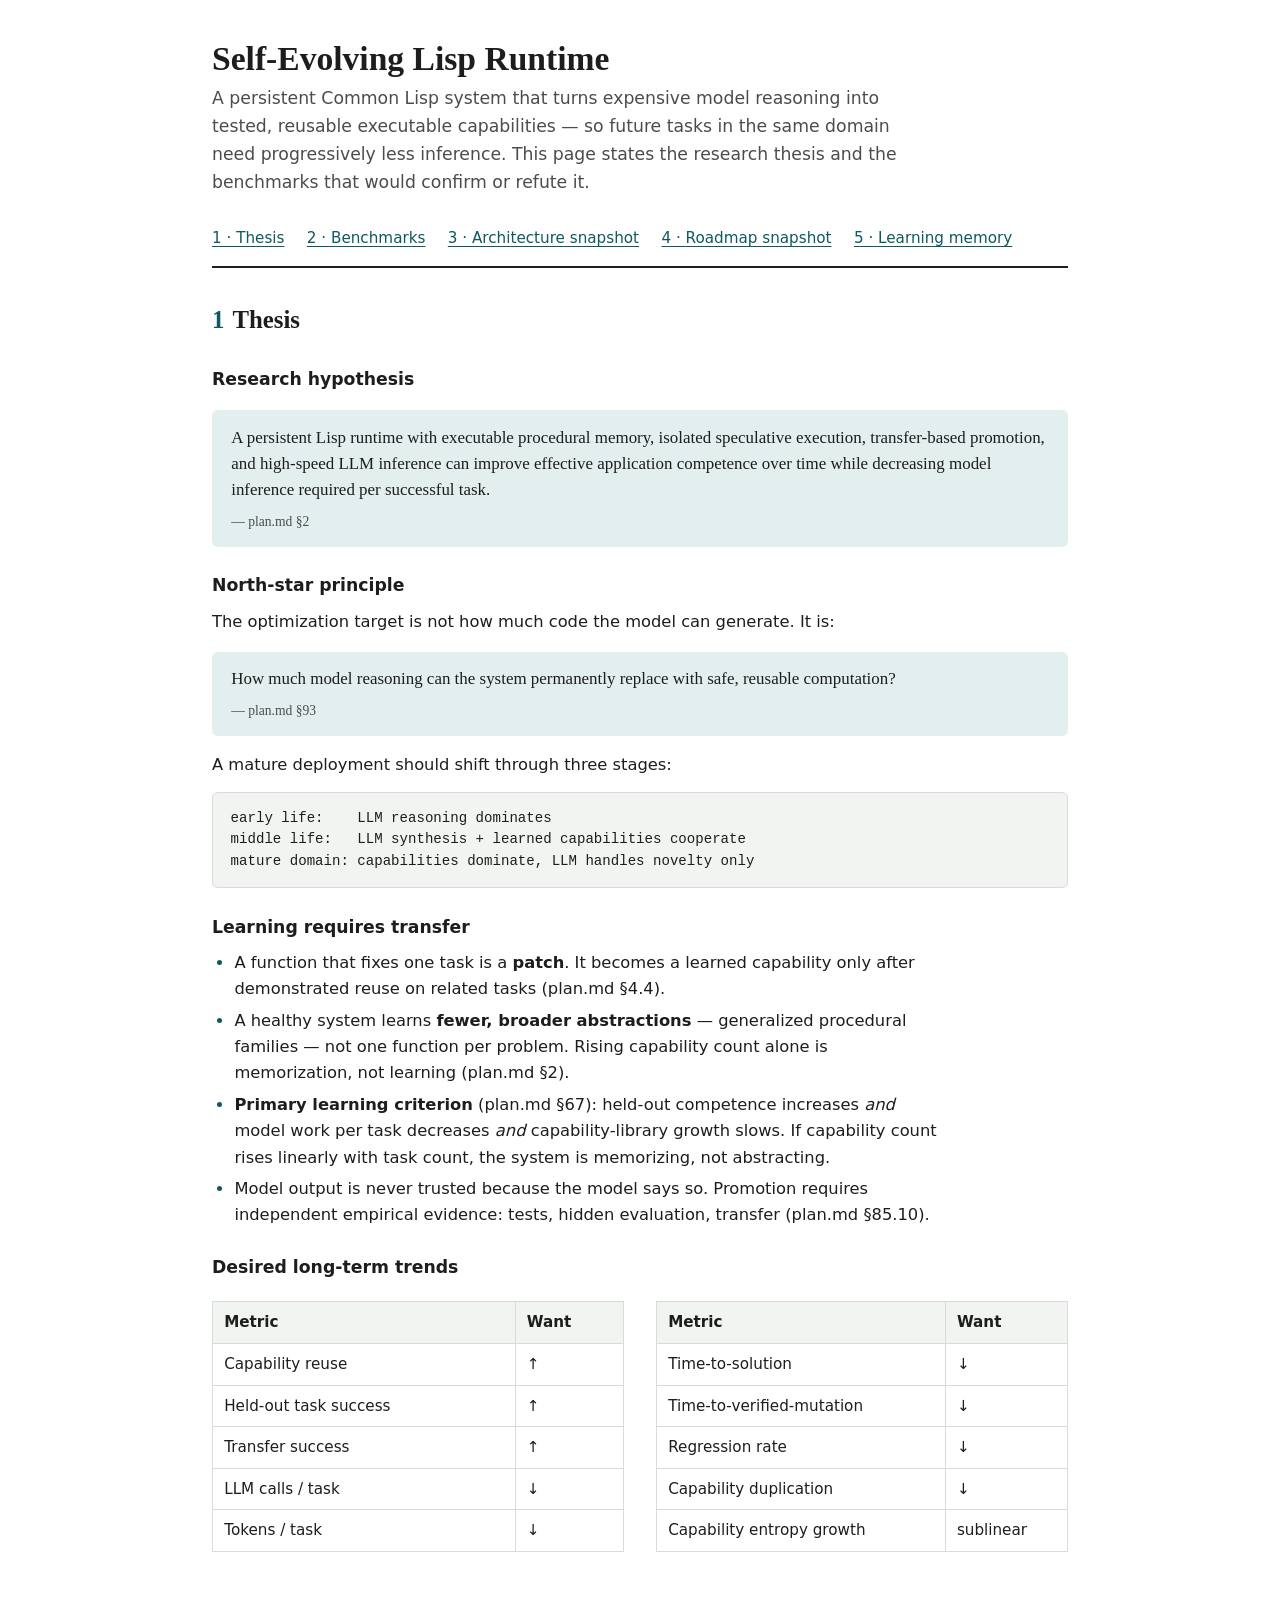
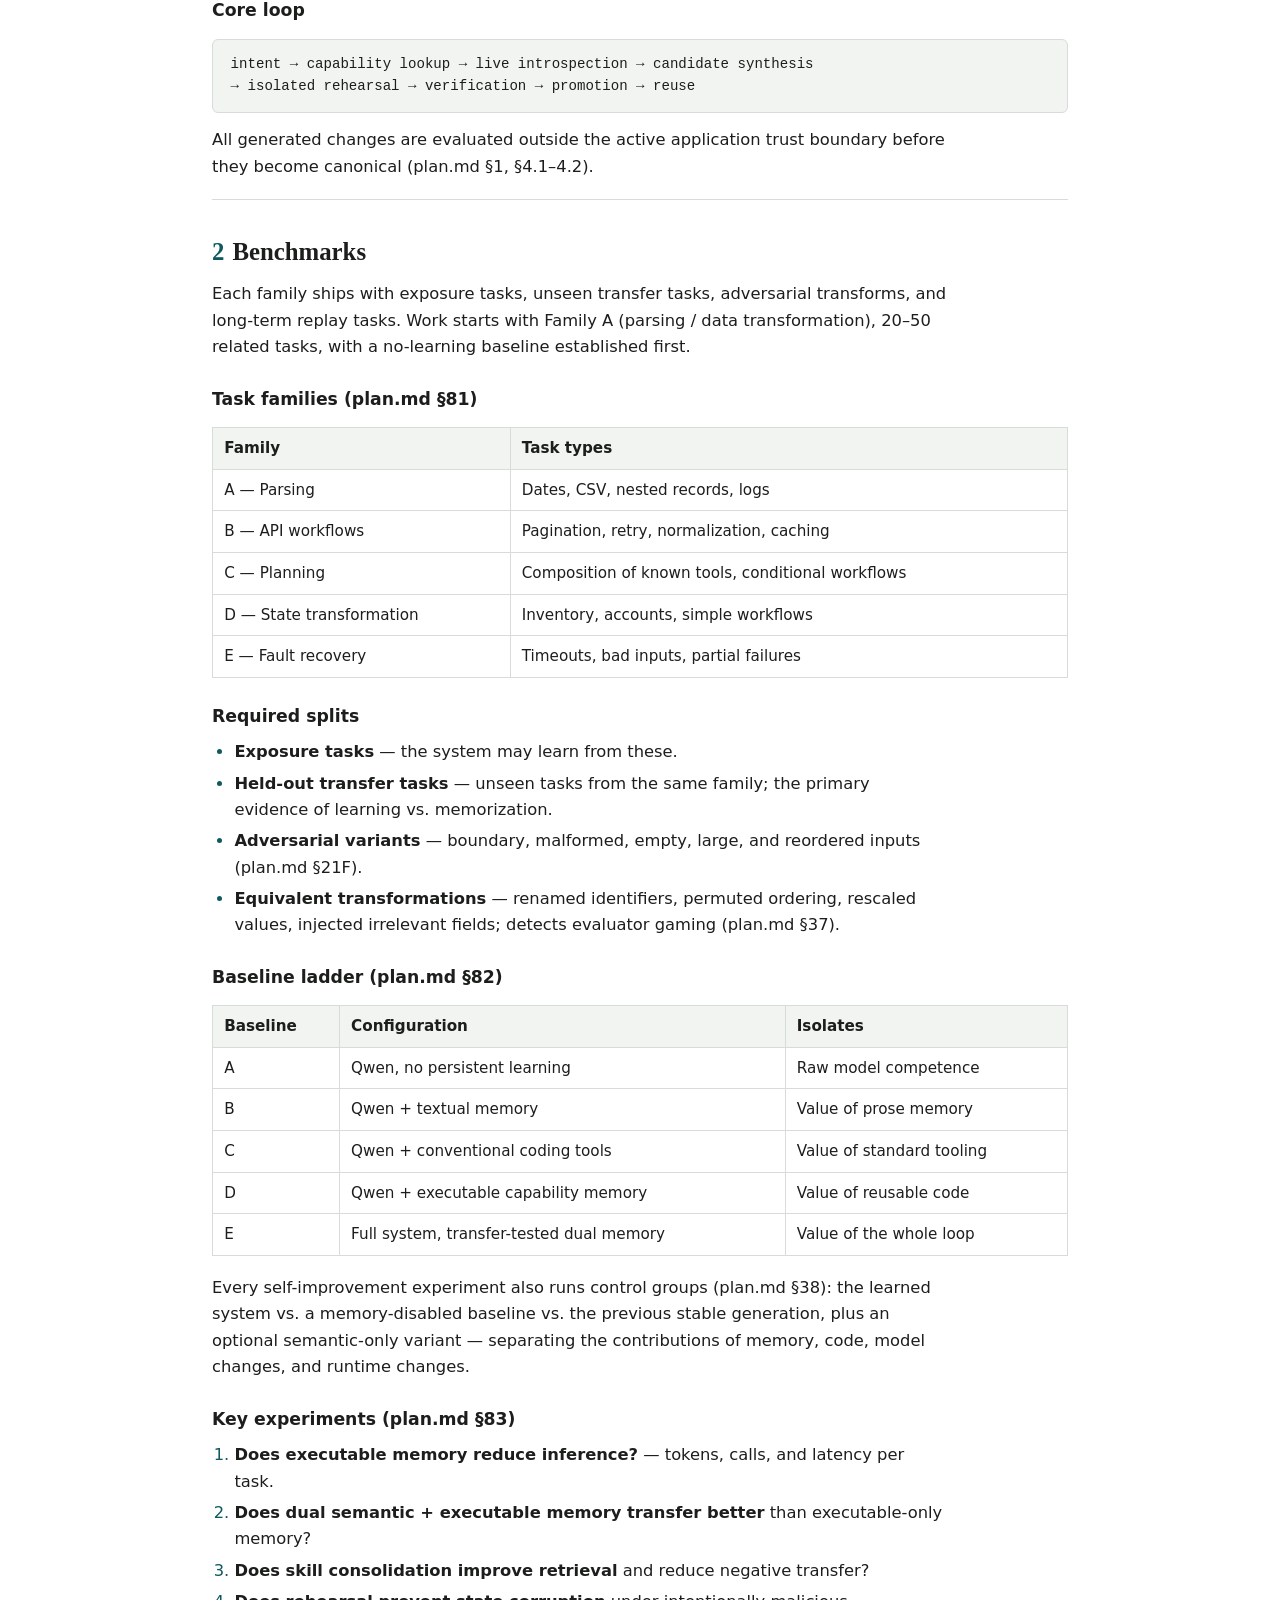
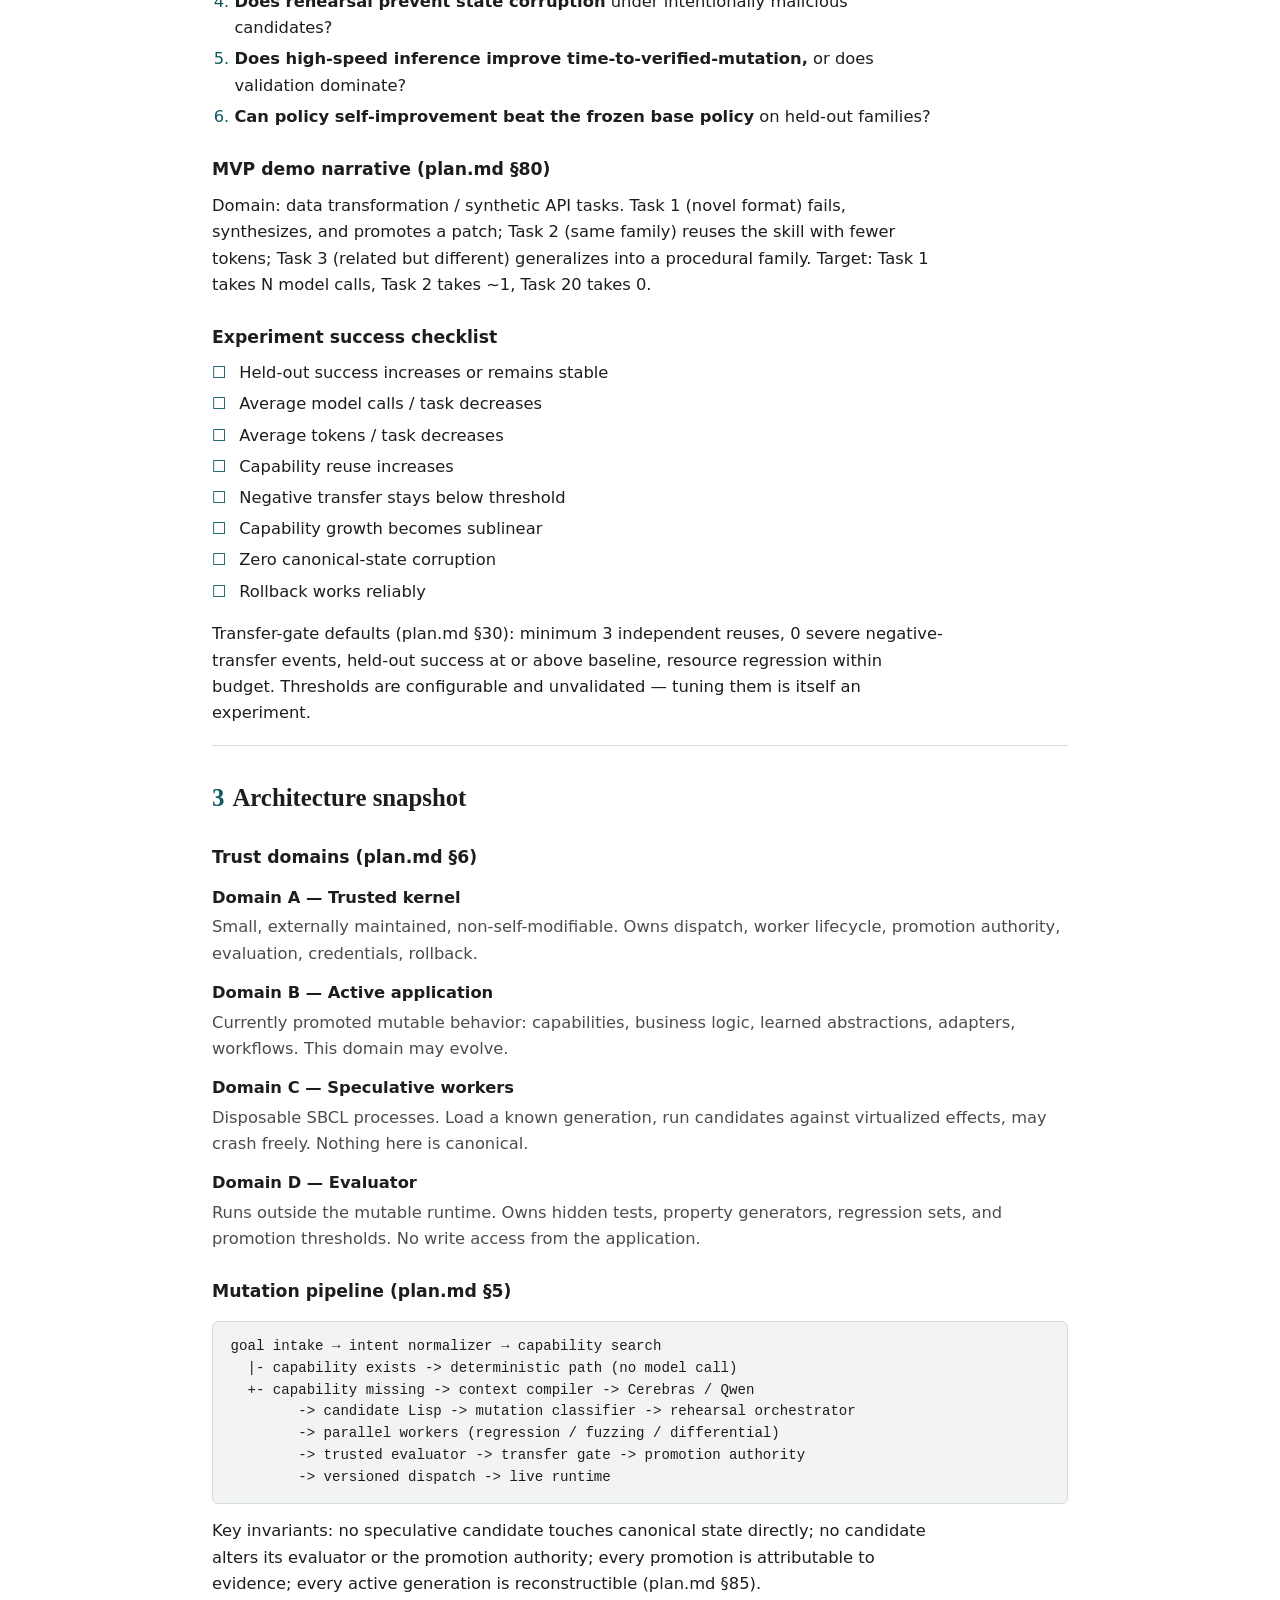
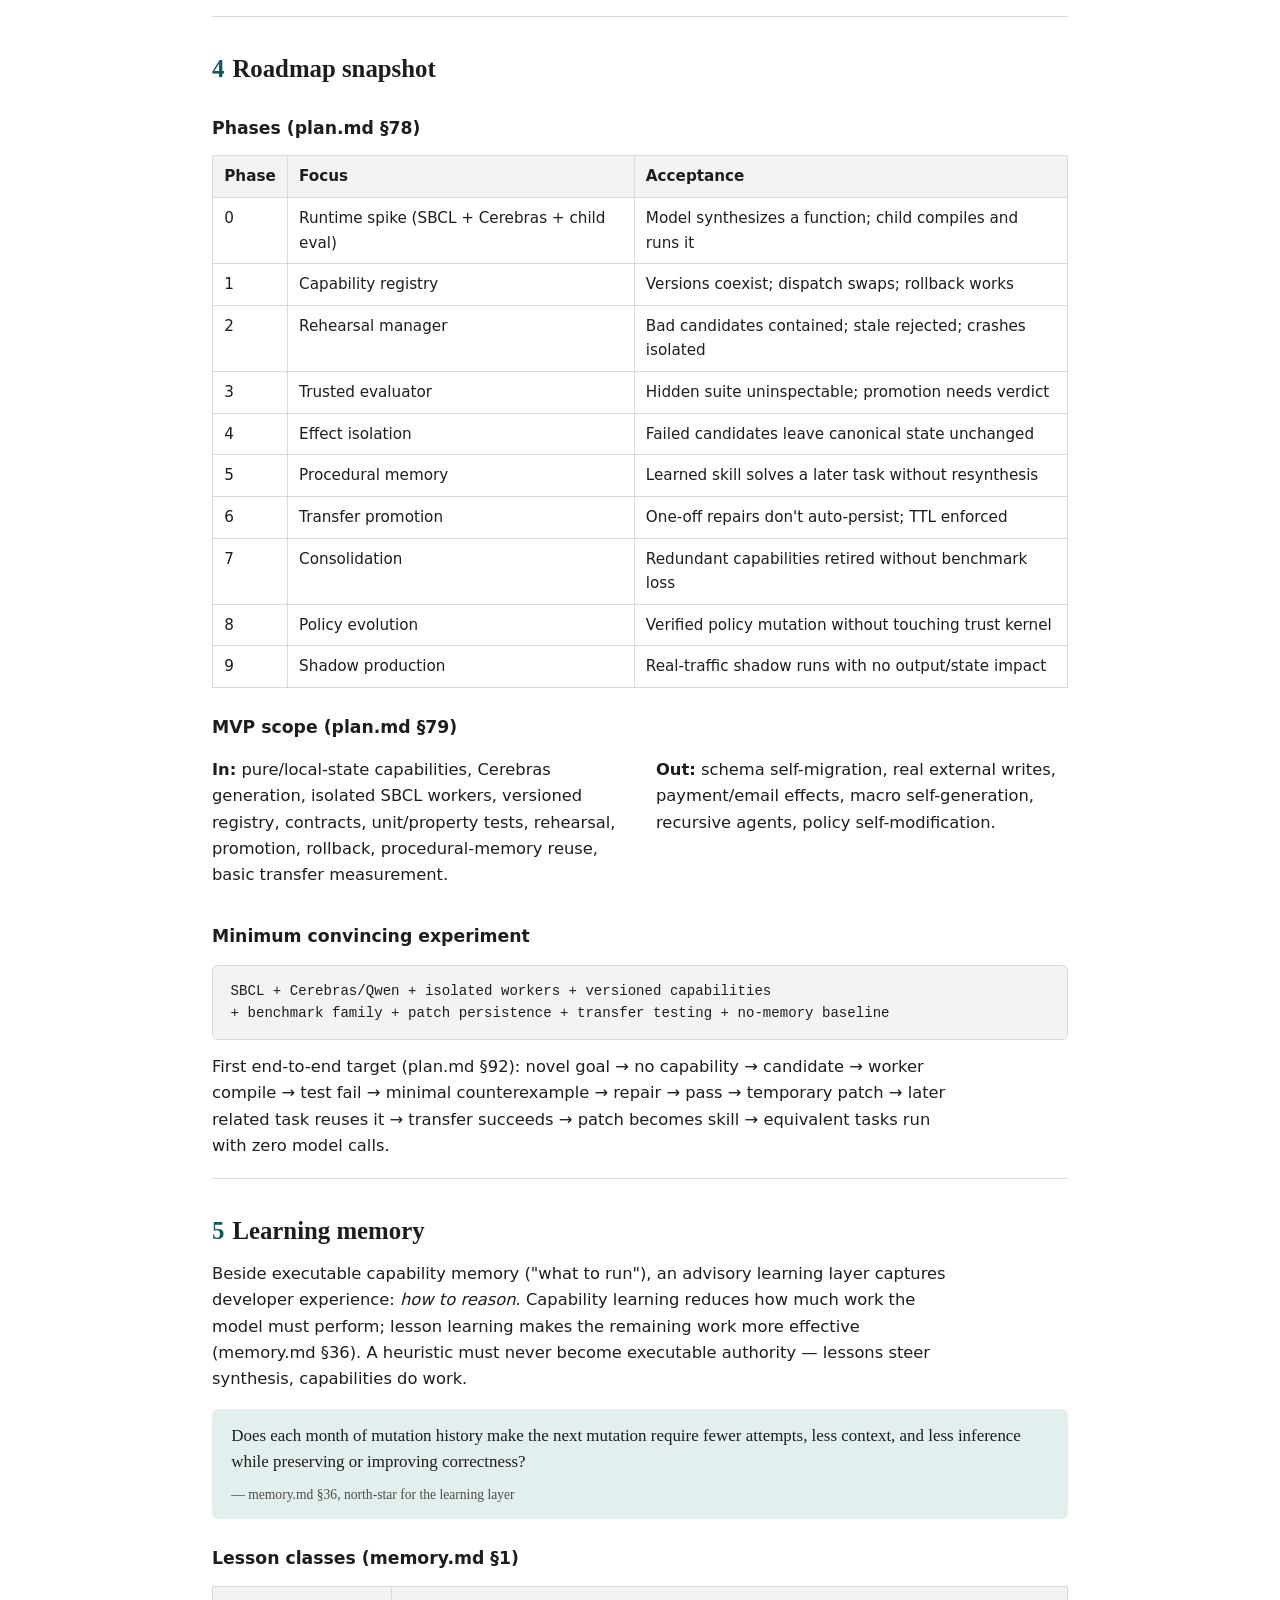
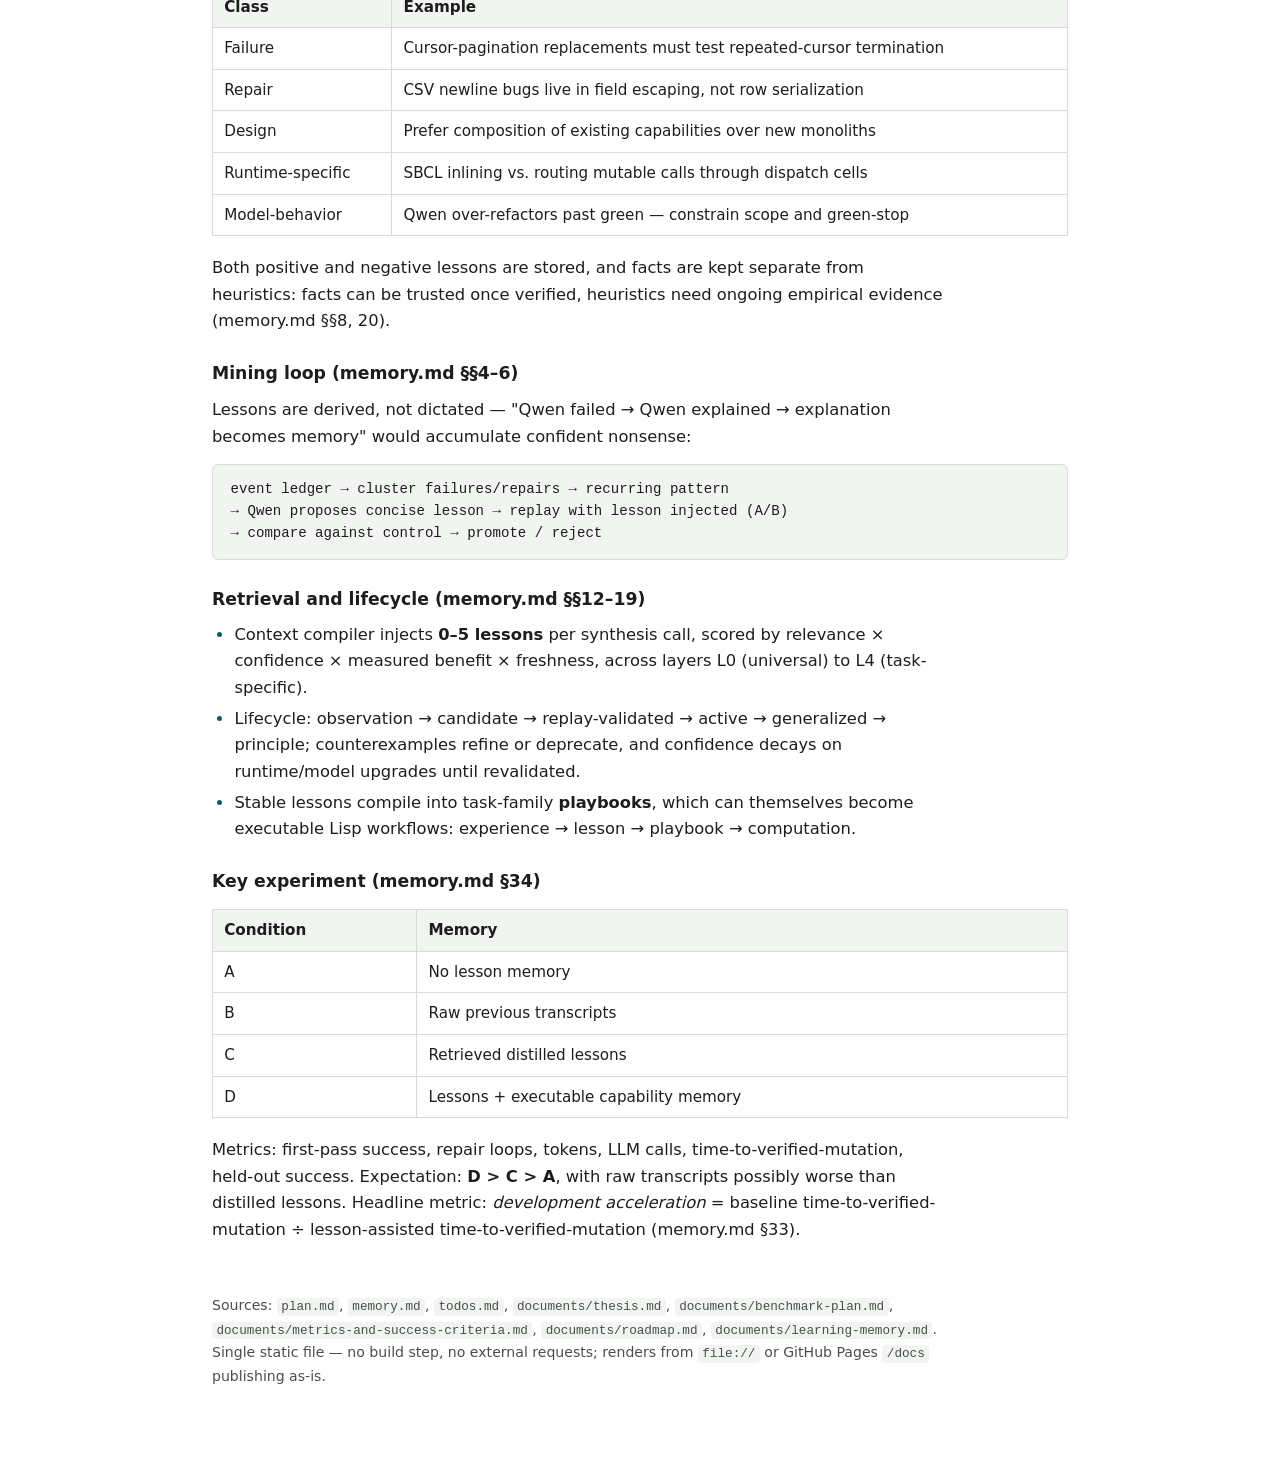
<file: docs/index.html>
<!DOCTYPE html>
<html lang="en">
<head>
<meta charset="utf-8">
<meta name="viewport" content="width=device-width, initial-scale=1">
<title>Self-Evolving Lisp Runtime — Thesis &amp; Benchmarks</title>
<style>
  :root {
    --ink: #1c1e1c;
    --muted: #4a4e4a;
    --rule: #d8dcd8;
    --panel: #f2f4f2;
    --accent: #0e5a60;
    --accent-soft: #e3efef;
    --max: 56rem;
  }
  * { box-sizing: border-box; }
  html { -webkit-text-size-adjust: 100%; }
  body {
    margin: 0;
    color: var(--ink);
    background: #fff;
    font-family: system-ui, -apple-system, "Segoe UI", "Helvetica Neue", sans-serif;
    font-size: 1.02rem;
    line-height: 1.62;
  }
  .wrap { max-width: var(--max); margin: 0 auto; padding: 0 1.25rem 4rem; }
  header.site { padding: 2.5rem 0 1rem; border-bottom: 2px solid var(--ink); }
  header.site h1 {
    font-family: Georgia, "Iowan Old Style", Palatino, serif;
    font-size: 2.1rem; line-height: 1.15; margin: 0 0 0.4rem;
    font-weight: 700;
  }
  header.site p.lede { margin: 0.2rem 0 1rem; color: var(--muted); font-size: 1.08rem; max-width: 44rem; }
  nav.toc { display: flex; flex-wrap: wrap; gap: 0.4rem 1.4rem; padding: 0.8rem 0 0; font-size: 0.95rem; }
  nav.toc a { color: var(--accent); text-decoration: underline; text-underline-offset: 3px; }
  section { padding: 2rem 0 0.6rem; border-bottom: 1px solid var(--rule); }
  section:last-of-type { border-bottom: none; }
  h2 {
    font-family: Georgia, "Iowan Old Style", Palatino, serif;
    font-size: 1.55rem; margin: 0 0 0.6rem; font-weight: 700;
  }
  h2 .num { color: var(--accent); font-weight: 700; margin-right: 0.5rem; }
  h3 { font-size: 1.08rem; margin: 1.6rem 0 0.4rem; font-weight: 650; }
  p { margin: 0.55rem 0; max-width: 46rem; }
  blockquote {
    margin: 1rem 0; padding: 0.9rem 1.2rem;
    background: var(--accent-soft); border-radius: 6px;
    font-family: Georgia, Palatino, serif; font-size: 1.06rem; line-height: 1.55;
  }
  blockquote cite { display: block; margin-top: 0.5rem; font-family: inherit; font-size: 0.85rem; font-style: normal; color: var(--muted); }
  pre {
    background: var(--panel); border: 1px solid var(--rule); border-radius: 6px;
    padding: 0.9rem 1.1rem; overflow-x: auto; font-size: 0.88rem; line-height: 1.55;
  }
  code { font-family: ui-monospace, "Cascadia Mono", Consolas, monospace; font-size: 0.9em; }
  p code, li code, td code { background: var(--panel); padding: 0.1em 0.35em; border-radius: 4px; }
  table { border-collapse: collapse; width: 100%; margin: 0.8rem 0 1.2rem; font-size: 0.95rem; }
  th, td { text-align: left; padding: 0.5rem 0.7rem; border: 1px solid var(--rule); vertical-align: top; }
  th { background: var(--panel); font-weight: 650; }
  ul, ol { margin: 0.5rem 0 1rem; padding-left: 1.4rem; max-width: 46rem; }
  li { margin: 0.3rem 0; }
  li::marker { color: var(--accent); }
  .two-col { display: grid; grid-template-columns: 1fr 1fr; gap: 0 2rem; }
  @media (max-width: 640px) { .two-col { grid-template-columns: 1fr; } }
  .check { list-style: none; padding-left: 0; }
  .check li { padding-left: 1.7rem; position: relative; }
  .check li::before { content: "☐"; position: absolute; left: 0; color: var(--accent); }
  dl.domains { margin: 0.8rem 0; }
  dl.domains dt { font-weight: 650; margin-top: 0.8rem; }
  dl.domains dd { margin: 0.2rem 0 0; color: var(--muted); }
  footer { padding-top: 1.5rem; color: var(--muted); font-size: 0.88rem; }
  a { color: var(--accent); }
  @media print { nav.toc { display: none; } section { break-inside: avoid; } }
</style>
</head>
<body>
<div class="wrap">

<header class="site">
  <h1>Self-Evolving Lisp Runtime</h1>
  <p class="lede">A persistent Common Lisp system that turns expensive model reasoning into tested,
  reusable executable capabilities — so future tasks in the same domain need progressively less
  inference. This page states the research thesis and the benchmarks that would confirm or refute it.</p>
  <nav class="toc" aria-label="Sections">
    <a href="#thesis">1 · Thesis</a>
    <a href="#benchmarks">2 · Benchmarks</a>
    <a href="#architecture">3 · Architecture snapshot</a>
    <a href="#roadmap">4 · Roadmap snapshot</a>
    <a href="#learning">5 · Learning memory</a>
  </nav>
</header>

<section id="thesis">
  <h2><span class="num">1</span>Thesis</h2>

  <h3>Research hypothesis</h3>
  <blockquote>
    A persistent Lisp runtime with executable procedural memory, isolated speculative
    execution, transfer-based promotion, and high-speed LLM inference can improve effective
    application competence over time while decreasing model inference required per successful task.
    <cite>— plan.md §2</cite>
  </blockquote>

  <h3>North-star principle</h3>
  <p>The optimization target is not how much code the model can generate. It is:</p>
  <blockquote>
    How much model reasoning can the system permanently replace with safe, reusable computation?
    <cite>— plan.md §93</cite>
  </blockquote>
  <p>A mature deployment should shift through three stages:</p>
<pre>early life:    LLM reasoning dominates
middle life:   LLM synthesis + learned capabilities cooperate
mature domain: capabilities dominate, LLM handles novelty only</pre>

  <h3>Learning requires transfer</h3>
  <ul>
    <li>A function that fixes one task is a <strong>patch</strong>. It becomes a learned
      capability only after demonstrated reuse on related tasks (plan.md §4.4).</li>
    <li>A healthy system learns <strong>fewer, broader abstractions</strong> — generalized
      procedural families — not one function per problem. Rising capability count alone is
      memorization, not learning (plan.md §2).</li>
    <li><strong>Primary learning criterion</strong> (plan.md §67): held-out competence increases
      <em>and</em> model work per task decreases <em>and</em> capability-library growth slows.
      If capability count rises linearly with task count, the system is memorizing, not abstracting.</li>
    <li>Model output is never trusted because the model says so. Promotion requires independent
      empirical evidence: tests, hidden evaluation, transfer (plan.md §85.10).</li>
  </ul>

  <h3>Desired long-term trends</h3>
  <div class="two-col">
    <table>
      <tr><th>Metric</th><th>Want</th></tr>
      <tr><td>Capability reuse</td><td>↑</td></tr>
      <tr><td>Held-out task success</td><td>↑</td></tr>
      <tr><td>Transfer success</td><td>↑</td></tr>
      <tr><td>LLM calls / task</td><td>↓</td></tr>
      <tr><td>Tokens / task</td><td>↓</td></tr>
    </table>
    <table>
      <tr><th>Metric</th><th>Want</th></tr>
      <tr><td>Time-to-solution</td><td>↓</td></tr>
      <tr><td>Time-to-verified-mutation</td><td>↓</td></tr>
      <tr><td>Regression rate</td><td>↓</td></tr>
      <tr><td>Capability duplication</td><td>↓</td></tr>
      <tr><td>Capability entropy growth</td><td>sublinear</td></tr>
    </table>
  </div>

  <h3>Core loop</h3>
<pre>intent → capability lookup → live introspection → candidate synthesis
→ isolated rehearsal → verification → promotion → reuse</pre>
  <p>All generated changes are evaluated outside the active application trust boundary
  before they become canonical (plan.md §1, §4.1–4.2).</p>
</section>

<section id="benchmarks">
  <h2><span class="num">2</span>Benchmarks</h2>
  <p>Each family ships with exposure tasks, unseen transfer tasks, adversarial transforms, and
  long-term replay tasks. Work starts with Family A (parsing / data transformation), 20–50 related
  tasks, with a no-learning baseline established first.</p>

  <h3>Task families (plan.md §81)</h3>
  <table>
    <tr><th>Family</th><th>Task types</th></tr>
    <tr><td>A — Parsing</td><td>Dates, CSV, nested records, logs</td></tr>
    <tr><td>B — API workflows</td><td>Pagination, retry, normalization, caching</td></tr>
    <tr><td>C — Planning</td><td>Composition of known tools, conditional workflows</td></tr>
    <tr><td>D — State transformation</td><td>Inventory, accounts, simple workflows</td></tr>
    <tr><td>E — Fault recovery</td><td>Timeouts, bad inputs, partial failures</td></tr>
  </table>

  <h3>Required splits</h3>
  <ul>
    <li><strong>Exposure tasks</strong> — the system may learn from these.</li>
    <li><strong>Held-out transfer tasks</strong> — unseen tasks from the same family; the primary
      evidence of learning vs. memorization.</li>
    <li><strong>Adversarial variants</strong> — boundary, malformed, empty, large, and reordered
      inputs (plan.md §21F).</li>
    <li><strong>Equivalent transformations</strong> — renamed identifiers, permuted ordering, rescaled
      values, injected irrelevant fields; detects evaluator gaming (plan.md §37).</li>
  </ul>

  <h3>Baseline ladder (plan.md §82)</h3>
  <table>
    <tr><th>Baseline</th><th>Configuration</th><th>Isolates</th></tr>
    <tr><td>A</td><td>Qwen, no persistent learning</td><td>Raw model competence</td></tr>
    <tr><td>B</td><td>Qwen + textual memory</td><td>Value of prose memory</td></tr>
    <tr><td>C</td><td>Qwen + conventional coding tools</td><td>Value of standard tooling</td></tr>
    <tr><td>D</td><td>Qwen + executable capability memory</td><td>Value of reusable code</td></tr>
    <tr><td>E</td><td>Full system, transfer-tested dual memory</td><td>Value of the whole loop</td></tr>
  </table>
  <p>Every self-improvement experiment also runs control groups (plan.md §38): the learned system
  vs. a memory-disabled baseline vs. the previous stable generation, plus an optional semantic-only
  variant — separating the contributions of memory, code, model changes, and runtime changes.</p>

  <h3>Key experiments (plan.md §83)</h3>
  <ol>
    <li><strong>Does executable memory reduce inference?</strong> — tokens, calls, and latency per task.</li>
    <li><strong>Does dual semantic + executable memory transfer better</strong> than executable-only memory?</li>
    <li><strong>Does skill consolidation improve retrieval</strong> and reduce negative transfer?</li>
    <li><strong>Does rehearsal prevent state corruption</strong> under intentionally malicious candidates?</li>
    <li><strong>Does high-speed inference improve time-to-verified-mutation,</strong> or does validation dominate?</li>
    <li><strong>Can policy self-improvement beat the frozen base policy</strong> on held-out families?</li>
  </ol>

  <h3>MVP demo narrative (plan.md §80)</h3>
  <p>Domain: data transformation / synthetic API tasks. Task 1 (novel format) fails, synthesizes, and
  promotes a patch; Task 2 (same family) reuses the skill with fewer tokens; Task 3 (related but
  different) generalizes into a procedural family. Target: Task 1 takes N model calls, Task 2 takes
  ~1, Task 20 takes 0.</p>

  <h3>Experiment success checklist</h3>
  <ul class="check">
    <li>Held-out success increases or remains stable</li>
    <li>Average model calls / task decreases</li>
    <li>Average tokens / task decreases</li>
    <li>Capability reuse increases</li>
    <li>Negative transfer stays below threshold</li>
    <li>Capability growth becomes sublinear</li>
    <li>Zero canonical-state corruption</li>
    <li>Rollback works reliably</li>
  </ul>
  <p>Transfer-gate defaults (plan.md §30): minimum 3 independent reuses, 0 severe negative-transfer
  events, held-out success at or above baseline, resource regression within budget. Thresholds are
  configurable and unvalidated — tuning them is itself an experiment.</p>
</section>

<section id="architecture">
  <h2><span class="num">3</span>Architecture snapshot</h2>

  <h3>Trust domains (plan.md §6)</h3>
  <dl class="domains">
    <dt>Domain A — Trusted kernel</dt>
    <dd>Small, externally maintained, non-self-modifiable. Owns dispatch, worker lifecycle,
    promotion authority, evaluation, credentials, rollback.</dd>
    <dt>Domain B — Active application</dt>
    <dd>Currently promoted mutable behavior: capabilities, business logic, learned abstractions,
    adapters, workflows. This domain may evolve.</dd>
    <dt>Domain C — Speculative workers</dt>
    <dd>Disposable SBCL processes. Load a known generation, run candidates against virtualized
    effects, may crash freely. Nothing here is canonical.</dd>
    <dt>Domain D — Evaluator</dt>
    <dd>Runs outside the mutable runtime. Owns hidden tests, property generators, regression sets,
    and promotion thresholds. No write access from the application.</dd>
  </dl>

  <h3>Mutation pipeline (plan.md §5)</h3>
<pre>goal intake → intent normalizer → capability search
  |- capability exists -&gt; deterministic path (no model call)
  +- capability missing -&gt; context compiler -&gt; Cerebras / Qwen
        -&gt; candidate Lisp -&gt; mutation classifier -&gt; rehearsal orchestrator
        -&gt; parallel workers (regression / fuzzing / differential)
        -&gt; trusted evaluator -&gt; transfer gate -&gt; promotion authority
        -&gt; versioned dispatch -&gt; live runtime</pre>
  <p>Key invariants: no speculative candidate touches canonical state directly; no candidate alters
  its evaluator or the promotion authority; every promotion is attributable to evidence; every
  active generation is reconstructible (plan.md §85).</p>
</section>

<section id="roadmap">
  <h2><span class="num">4</span>Roadmap snapshot</h2>

  <h3>Phases (plan.md §78)</h3>
  <table>
    <tr><th>Phase</th><th>Focus</th><th>Acceptance</th></tr>
    <tr><td>0</td><td>Runtime spike (SBCL + Cerebras + child eval)</td><td>Model synthesizes a function; child compiles and runs it</td></tr>
    <tr><td>1</td><td>Capability registry</td><td>Versions coexist; dispatch swaps; rollback works</td></tr>
    <tr><td>2</td><td>Rehearsal manager</td><td>Bad candidates contained; stale rejected; crashes isolated</td></tr>
    <tr><td>3</td><td>Trusted evaluator</td><td>Hidden suite uninspectable; promotion needs verdict</td></tr>
    <tr><td>4</td><td>Effect isolation</td><td>Failed candidates leave canonical state unchanged</td></tr>
    <tr><td>5</td><td>Procedural memory</td><td>Learned skill solves a later task without resynthesis</td></tr>
    <tr><td>6</td><td>Transfer promotion</td><td>One-off repairs don't auto-persist; TTL enforced</td></tr>
    <tr><td>7</td><td>Consolidation</td><td>Redundant capabilities retired without benchmark loss</td></tr>
    <tr><td>8</td><td>Policy evolution</td><td>Verified policy mutation without touching trust kernel</td></tr>
    <tr><td>9</td><td>Shadow production</td><td>Real-traffic shadow runs with no output/state impact</td></tr>
  </table>

  <h3>MVP scope (plan.md §79)</h3>
  <div class="two-col">
    <div>
      <p><strong>In:</strong> pure/local-state capabilities, Cerebras generation, isolated SBCL
      workers, versioned registry, contracts, unit/property tests, rehearsal, promotion, rollback,
      procedural-memory reuse, basic transfer measurement.</p>
    </div>
    <div>
      <p><strong>Out:</strong> schema self-migration, real external writes, payment/email effects,
      macro self-generation, recursive agents, policy self-modification.</p>
    </div>
  </div>

  <h3>Minimum convincing experiment</h3>
<pre>SBCL + Cerebras/Qwen + isolated workers + versioned capabilities
+ benchmark family + patch persistence + transfer testing + no-memory baseline</pre>
  <p>First end-to-end target (plan.md §92): novel goal → no capability → candidate → worker compile
  → test fail → minimal counterexample → repair → pass → temporary patch → later related task reuses
  it → transfer succeeds → patch becomes skill → equivalent tasks run with zero model calls.</p>
</section>

<section id="learning">
  <h2><span class="num">5</span>Learning memory</h2>
  <p>Beside executable capability memory ("what to run"), an advisory learning layer captures
  developer experience: <em>how to reason</em>. Capability learning reduces how much work the model
  must perform; lesson learning makes the remaining work more effective (memory.md §36). A heuristic
  must never become executable authority — lessons steer synthesis, capabilities do work.</p>
  <blockquote>
    Does each month of mutation history make the next mutation require fewer attempts, less
    context, and less inference while preserving or improving correctness?
    <cite>— memory.md §36, north-star for the learning layer</cite>
  </blockquote>

  <h3>Lesson classes (memory.md §1)</h3>
  <table>
    <tr><th>Class</th><th>Example</th></tr>
    <tr><td>Failure</td><td>Cursor-pagination replacements must test repeated-cursor termination</td></tr>
    <tr><td>Repair</td><td>CSV newline bugs live in field escaping, not row serialization</td></tr>
    <tr><td>Design</td><td>Prefer composition of existing capabilities over new monoliths</td></tr>
    <tr><td>Runtime-specific</td><td>SBCL inlining vs. routing mutable calls through dispatch cells</td></tr>
    <tr><td>Model-behavior</td><td>Qwen over-refactors past green — constrain scope and green-stop</td></tr>
  </table>
  <p>Both positive and negative lessons are stored, and facts are kept separate from heuristics:
  facts can be trusted once verified, heuristics need ongoing empirical evidence (memory.md
  §§8, 20).</p>

  <h3>Mining loop (memory.md §§4–6)</h3>
  <p>Lessons are derived, not dictated — "Qwen failed → Qwen explained → explanation becomes
  memory" would accumulate confident nonsense:</p>
<pre>event ledger → cluster failures/repairs → recurring pattern
→ Qwen proposes concise lesson → replay with lesson injected (A/B)
→ compare against control → promote / reject</pre>

  <h3>Retrieval and lifecycle (memory.md §§12–19)</h3>
  <ul>
    <li>Context compiler injects <strong>0–5 lessons</strong> per synthesis call, scored by
      relevance × confidence × measured benefit × freshness, across layers L0 (universal) to
      L4 (task-specific).</li>
    <li>Lifecycle: observation → candidate → replay-validated → active → generalized →
      principle; counterexamples refine or deprecate, and confidence decays on runtime/model
      upgrades until revalidated.</li>
    <li>Stable lessons compile into task-family <strong>playbooks</strong>, which can themselves
      become executable Lisp workflows: experience → lesson → playbook → computation.</li>
  </ul>

  <h3>Key experiment (memory.md §34)</h3>
  <table>
    <tr><th>Condition</th><th>Memory</th></tr>
    <tr><td>A</td><td>No lesson memory</td></tr>
    <tr><td>B</td><td>Raw previous transcripts</td></tr>
    <tr><td>C</td><td>Retrieved distilled lessons</td></tr>
    <tr><td>D</td><td>Lessons + executable capability memory</td></tr>
  </table>
  <p>Metrics: first-pass success, repair loops, tokens, LLM calls, time-to-verified-mutation,
  held-out success. Expectation: <strong>D &gt; C &gt; A</strong>, with raw transcripts possibly
  worse than distilled lessons. Headline metric: <em>development acceleration</em> = baseline
  time-to-verified-mutation ÷ lesson-assisted time-to-verified-mutation (memory.md §33).</p>
</section>

<footer>
  <p>Sources: <code>plan.md</code>, <code>memory.md</code>, <code>todos.md</code>, <code>documents/thesis.md</code>,
  <code>documents/benchmark-plan.md</code>, <code>documents/metrics-and-success-criteria.md</code>,
  <code>documents/roadmap.md</code>, <code>documents/learning-memory.md</code>. Single static file — no build step, no external requests;
  renders from <code>file://</code> or GitHub Pages <code>/docs</code> publishing as-is.</p>
</footer>

</div>
</body>
</html>
</file>
